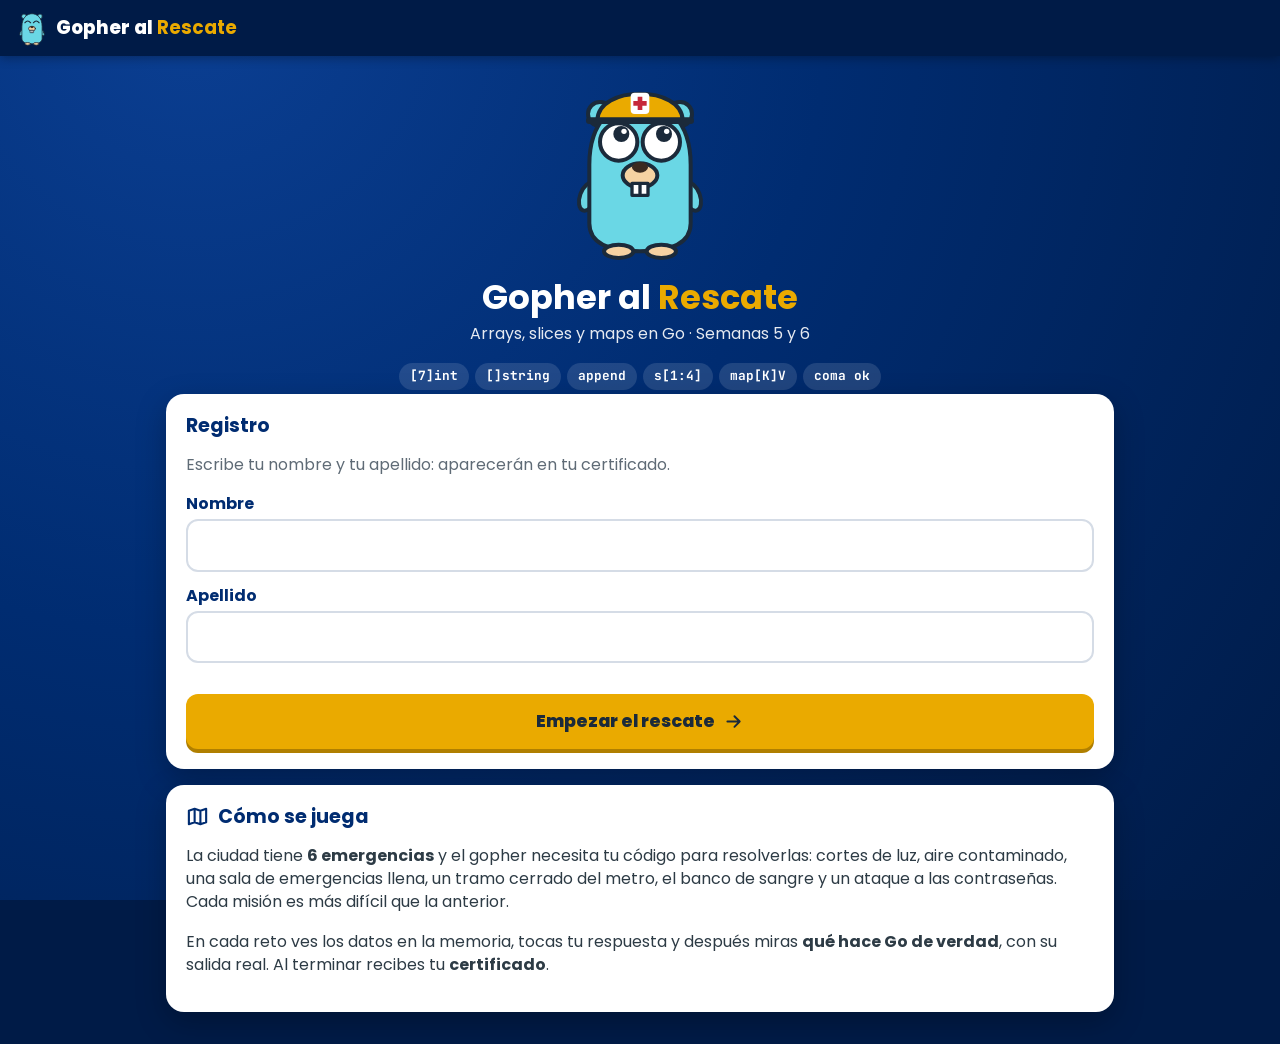
<file: index.html>
<!DOCTYPE html>
<html lang="es">
<head>
<meta charset="utf-8">
<meta name="viewport" content="width=device-width, initial-scale=1">
<meta name="theme-color" content="#002C71">
<title>Gopher al Rescate · Arrays, slices y maps en Go</title>
<meta name="description" content="Juego de las semanas 5 y 6 de Programación Orientada a Objetos (UIDE): arrays, slices y maps en Go en 6 misiones.">
<link rel="icon" href="data:image/svg+xml,%3Csvg xmlns='http://www.w3.org/2000/svg' viewBox='0 0 64 64'%3E%3Cg stroke='%231b2a3a' stroke-width='3'%3E%3Ccircle cx='15' cy='14' r='7' fill='%236AD7E5'/%3E%3Ccircle cx='49' cy='14' r='7' fill='%236AD7E5'/%3E%3Cellipse cx='32' cy='36' rx='25' ry='24' fill='%236AD7E5'/%3E%3Ccircle cx='23' cy='30' r='8' fill='%23fff'/%3E%3Ccircle cx='41' cy='30' r='8' fill='%23fff'/%3E%3Cellipse cx='32' cy='44' rx='7' ry='5' fill='%23F6D2A2'/%3E%3C/g%3E%3Ccircle cx='25' cy='31' r='3.5' fill='%231b2a3a'/%3E%3Ccircle cx='43' cy='31' r='3.5' fill='%231b2a3a'/%3E%3C/svg%3E">
<link rel="preconnect" href="https://fonts.googleapis.com">
<link rel="preconnect" href="https://fonts.gstatic.com" crossorigin>
<link href="https://fonts.googleapis.com/css2?family=Poppins:wght@400;600;700;800&family=JetBrains+Mono:wght@400;700&display=swap" rel="stylesheet">
<link rel="stylesheet" href="estilos.css">
</head>
<body>
<main id="app"><p class="centro">Cargando…</p></main>
<noscript><p class="centro">Este juego necesita JavaScript activado.</p></noscript>
<script src="datos.js"></script>
<script src="arte.js"></script>
<script src="app.js"></script>
</body>
</html>
</file>
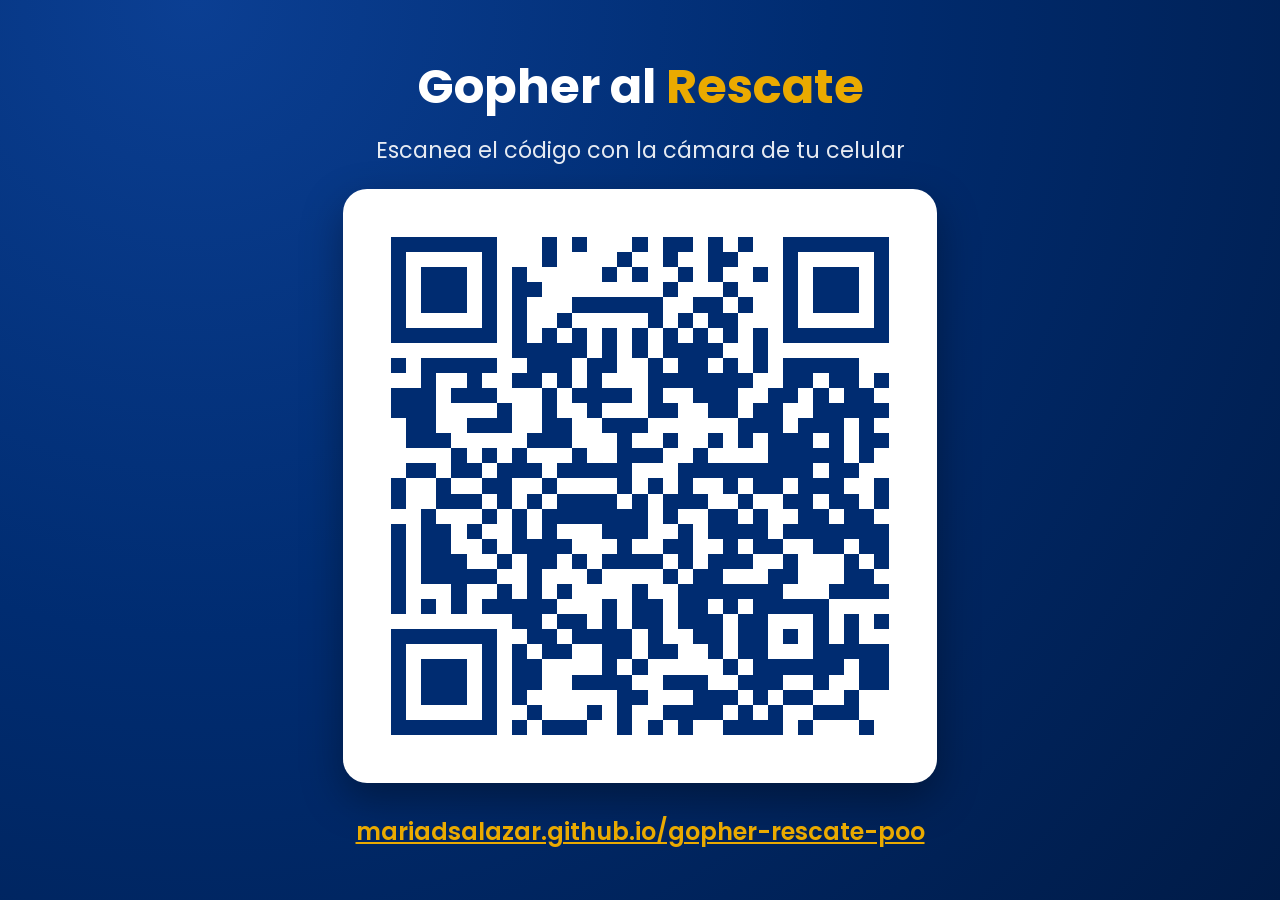
<file: qr.html>
<!DOCTYPE html>
<html lang="es">
<head>
<meta charset="utf-8">
<meta name="viewport" content="width=device-width, initial-scale=1">
<title>Gopher al Rescate · Código QR</title>
<link rel="preconnect" href="https://fonts.googleapis.com">
<link rel="preconnect" href="https://fonts.gstatic.com" crossorigin>
<link href="https://fonts.googleapis.com/css2?family=Poppins:wght@400;600;800&display=swap" rel="stylesheet">
<style>
  html, body { margin: 0; height: 100%; }
  body { font-family: Poppins, system-ui, sans-serif; color: #fff; display: grid; place-items: center; text-align: center;
    background: radial-gradient(circle at 15% 0%, #0b3f93 0%, #002C71 45%, #001B47 100%); }
  h1 { font-size: clamp(1.8rem, 4vw, 3rem); margin: 0 0 .2em; }
  h1 b { color: #EAAA00; }
  p { margin: 0 0 1em; font-size: clamp(1rem, 2vw, 1.4rem); opacity: .9; }
  .qr { background: #fff; border-radius: 24px; padding: 18px; display: inline-block; box-shadow: 0 16px 40px rgba(0,0,0,.35); }
  .qr img { width: min(62vh, 80vw); height: auto; display: block; image-rendering: pixelated; }
  .url { font-weight: 600; color: #EAAA00; font-size: clamp(1rem, 2.2vw, 1.5rem); margin-top: 1em; word-break: break-all; }
  a { color: inherit; }
</style>
</head>
<body>
<div>
  <h1>Gopher al <b>Rescate</b></h1>
  <p>Escanea el código con la cámara de tu celular</p>
  <div class="qr"><img src="qr.png" alt="Código QR del juego Gopher al Rescate"></div>
  <div class="url"><a href="./">mariadsalazar.github.io/gopher-rescate-poo</a></div>
</div>
</body>
</html>
</file>
<file: estilos.css>
/* Gopher al Rescate · paleta UIDE (azul, dorado, magenta) con el celeste de Go */
:root {
  --azul: #002C71; --azul-osc: #001B47; --dorado: #EAAA00; --magenta: #910048; --celeste: #6AD7E5;
  --texto: #2D3B45; --suave: #5f6b76; --bien: #1E9E5A; --mal: #C62839;
  --mono: 'JetBrains Mono', Consolas, monospace;
}
* { box-sizing: border-box; }
html, body { margin: 0; min-height: 100%; }
html { background: var(--azul-osc); }
body {
  font-family: Poppins, system-ui, sans-serif; color: #fff; line-height: 1.45;
  background: radial-gradient(circle at 15% 0%, #0b3f93 0%, var(--azul) 45%, var(--azul-osc) 100%) fixed;
}
h1, h2, h3 { line-height: 1.2; margin: 0 0 .5em; }
h1 { font-size: 1.7rem; }
h2 { font-size: 1.2rem; display: flex; align-items: center; gap: .45em; }
.ic { width: 1.2em; height: 1.2em; vertical-align: -.22em; flex: none; }
.suave { color: var(--suave); }
.centro { text-align: center; }
.oculto { display: none !important; }

.top { display: flex; align-items: center; justify-content: space-between; gap: 10px; padding: 10px 16px; background: #001B47; box-shadow: 0 2px 10px rgba(0, 0, 0, .3); position: sticky; top: 0; z-index: 10; }
.logo { display: flex; align-items: center; gap: 8px; font-weight: 800; font-size: 1.15rem; }
.logo .gopher { width: 32px; }
.logo b { color: var(--dorado); }
.logo span { white-space: nowrap; }
.jugador { font-size: .82rem; text-align: right; opacity: .9; max-width: 52vw; overflow: hidden; text-overflow: ellipsis; white-space: nowrap; }
.jugador b { color: var(--dorado); display: block; overflow: hidden; text-overflow: ellipsis; }
main { padding: 16px; max-width: 980px; margin: 0 auto; }

.card { background: #fff; color: var(--texto); border-radius: 18px; padding: 20px; box-shadow: 0 10px 30px rgba(0, 0, 0, .25); margin-bottom: 16px; }
.card h2 { color: var(--azul); }

.btn {
  font: inherit; font-weight: 800; border: 0; border-radius: 12px; padding: 12px 22px; cursor: pointer;
  background: var(--dorado); color: #1b2a3a; box-shadow: 0 4px 0 #b07f00; transition: transform .08s;
  display: inline-flex; align-items: center; gap: .5em; justify-content: center; text-decoration: none;
}
.btn:active:not(:disabled) { transform: translateY(3px); box-shadow: 0 1px 0 #b07f00; }
.btn:disabled { opacity: .45; cursor: default; }
.btn.sec { background: #fff; color: var(--azul); box-shadow: 0 4px 0 #9aa8bd; }
.btn.azul { background: var(--azul); color: #fff; box-shadow: 0 4px 0 #00163a; }
.btn.grande { width: 100%; font-size: 1.1rem; padding: 15px; }
.fila-btn { display: flex; gap: 10px; flex-wrap: wrap; margin-top: 14px; }
.fila-btn .btn { flex: 1 1 auto; }

/* ---------- inicio ---------- */
.portada { text-align: center; padding-top: 10px; }
.portada .gopher { width: 130px; animation: flota 3s ease-in-out infinite; }
.portada h1 { font-size: 2.1rem; margin: 8px 0 4px; }
.portada h1 b { color: var(--dorado); }
.portada p { margin: 0 0 18px; opacity: .9; }
@keyframes flota { 50% { transform: translateY(-8px); } }
label { display: block; font-weight: 700; margin: 12px 0 4px; color: var(--azul); }
input[type=text] { width: 100%; font: inherit; font-size: 1.05rem; padding: 12px 14px; border: 2px solid #d5dce6; border-radius: 12px; color: var(--texto); }
input[type=text]:focus { outline: none; border-color: var(--dorado); }
.aviso { color: var(--mal); min-height: 1.3em; font-weight: 600; margin: .6em 0 0; }
.chips-niveles { display: flex; flex-wrap: wrap; gap: 6px; justify-content: center; margin: 14px 0 4px; }
.chip { display: inline-flex; align-items: center; gap: 5px; padding: 4px 11px; border-radius: 999px; background: #eef1f6; color: var(--azul); font-size: .8rem; font-weight: 700; font-family: var(--mono); }
.chip.oscuro { background: rgba(255, 255, 255, .12); color: #fff; }

/* ---------- mapa ---------- */
.mapa { display: flex; flex-direction: column; gap: 14px; }
.nodo {
  display: grid; grid-template-columns: 64px 1fr auto; align-items: center; gap: 14px; text-align: left;
  background: #fff; color: var(--texto); border: 0; border-radius: 18px; padding: 14px 16px; font: inherit; cursor: pointer;
  box-shadow: 0 6px 18px rgba(0, 0, 0, .25); transition: transform .12s;
}
.nodo:not(:disabled):hover { transform: translateY(-2px); }
.nodo .medalla { width: 64px; height: 64px; border-radius: 50%; display: grid; place-items: center; background: var(--azul); color: #fff; font-size: 1.6rem; position: relative; }
.nodo .medalla .num { position: absolute; bottom: -4px; right: -4px; background: var(--dorado); color: #1b2a3a; font-size: .75rem; font-weight: 800; border-radius: 999px; padding: 1px 7px; }
.nodo.actual .medalla { background: var(--dorado); color: #1b2a3a; animation: late 1.6s ease-in-out infinite; }
.nodo.hecho .medalla { background: var(--bien); }
.nodo:disabled { opacity: .55; cursor: default; }
.nodo:disabled .medalla { background: #9aa8bd; }
.nodo b { display: block; color: var(--azul); font-size: 1.05rem; }
.nodo small { color: var(--suave); }
.estrellas { display: flex; gap: 2px; color: #d5dce6; font-size: 1.2rem; }
.estrellas .on { color: var(--dorado); }
@keyframes late { 50% { box-shadow: 0 0 0 10px rgba(234, 170, 0, .25); } }
.progreso { height: 10px; border-radius: 99px; background: rgba(255, 255, 255, .18); overflow: hidden; margin: 6px 0 16px; }
.progreso i { display: block; height: 100%; background: var(--dorado); border-radius: 99px; transition: width .5s; }

/* ---------- intro de misión ---------- */
.globo { display: grid; grid-template-columns: 90px 1fr; gap: 12px; align-items: center; margin-bottom: 14px; }
.globo .gopher { width: 90px; }
.globo .texto { background: #fff; color: var(--texto); border-radius: 16px; padding: 14px 16px; position: relative; font-weight: 600; }
.globo .texto::before { content: ""; position: absolute; left: -10px; top: 26px; border: 10px solid transparent; border-right-color: #fff; border-left: 0; }
.caso { display: flex; align-items: center; gap: 12px; background: #f3f6fb; border-radius: 14px; padding: 12px 14px; margin-bottom: 12px; }
.caso > .ic { width: 2em; height: 2em; color: var(--magenta); }
.caso b { color: var(--azul); display: block; }

/* ---------- memoria: casillas y pares ---------- */
.memoria { background: #0f1d33; border-radius: 14px; padding: 12px; color: #e6edf7; }
.mem-cab { display: flex; flex-wrap: wrap; align-items: baseline; gap: 4px 10px; margin-bottom: 10px; font-size: .8rem; color: #9fb0c8; }
.mem-cab code { font: 700 1rem var(--mono); color: #fff; }
.mem-cab .tipo { font: 700 .85rem var(--mono); color: var(--celeste); }
.casillas { display: flex; flex-wrap: wrap; gap: 6px; }
.casilla {
  font: inherit; color: inherit; flex: 1 1 auto; min-width: 46px; max-width: 150px; display: flex; flex-direction: column; align-items: center; gap: 2px;
  background: #18304f; border: 2px solid #2f4d75; border-radius: 10px; padding: 6px 6px 7px; text-align: center;
}
.casilla .idx { font: 700 .72rem var(--mono); color: var(--dorado); }
.casilla .val { font: 700 1.05rem var(--mono); color: #fff; line-height: 1.2; }
.casilla .et { font-size: .7rem; color: #9fb0c8; }
button.casilla { cursor: pointer; transition: transform .1s, border-color .15s, background .15s; }
button.casilla:hover:not(:disabled) { transform: translateY(-2px); border-color: var(--dorado); }
button.casilla:disabled { cursor: default; }
.casilla.sel { background: #3a3110; border-color: var(--dorado); }
.casilla.ok { background: #124a32; border-color: #34c27a; }
.casilla.no { background: #5a1822; border-color: #ff6b7d; }
.casilla.nuevo { border-color: #34c27a; background: #124a32; animation: cae-casilla .5s ease-out both; animation-delay: var(--d); }
.casilla.cambio { border-color: var(--dorado); background: #3a3110; animation: late-casilla 1s ease-in-out 2; }
@keyframes cae-casilla { from { opacity: 0; transform: translateY(-14px) scale(.9); } }
@keyframes late-casilla { 50% { transform: scale(1.07); } }
.pares { display: grid; grid-template-columns: repeat(auto-fill, minmax(150px, 1fr)); gap: 6px; }
.par { display: flex; align-items: center; gap: 8px; background: #18304f; border: 2px solid #2f4d75; border-radius: 10px; padding: 7px 10px; font: 700 .95rem var(--mono); flex-wrap: wrap; }
.par .k { color: #9fe0a6; }
.par .fl { color: #9fb0c8; }
.par .v { color: #fff; }
.par small { font: 700 .7rem Poppins, sans-serif; color: #ff6b7d; margin-left: auto; }
.par.fuera { opacity: .55; border-style: dashed; border-color: #ff6b7d; }
.par.fuera .k, .par.fuera .v { text-decoration: line-through; }
.par.cambio { border-color: var(--dorado); background: #3a3110; }
.par.nuevo { border-color: #34c27a; background: #124a32; }
.memoria .leyenda { font-size: .75rem; color: #9fb0c8; margin: 8px 0 0; }
.instruccion { font-weight: 700; color: var(--magenta); margin: 12px 0 8px; }

/* ---------- reto ---------- */
.cabeza-reto { display: flex; align-items: center; justify-content: space-between; gap: 10px; margin-bottom: 12px; flex-wrap: wrap; }
.puntos { display: flex; gap: 6px; }
.puntos i { width: 12px; height: 12px; border-radius: 50%; background: rgba(255, 255, 255, .25); }
.puntos i.ok { background: var(--bien); }
.puntos i.no { background: var(--mal); }
.puntos i.ahora { background: var(--dorado); }
.pregunta { font-size: 1.15rem; font-weight: 800; color: var(--azul); margin: 0 0 12px; }
.opciones { display: grid; grid-template-columns: repeat(auto-fit, minmax(170px, 1fr)); gap: 10px; margin-top: 12px; }
.op {
  font: inherit; font-weight: 700; font-size: 1.05rem; padding: 14px 12px; border-radius: 14px; border: 2px solid #d5dce6;
  background: #fff; color: var(--azul); cursor: pointer; transition: transform .1s, background .2s, border-color .2s; text-align: center;
}
.op:hover:not(:disabled) { transform: translateY(-2px); border-color: var(--dorado); }
.op.cod { font-family: var(--mono); font-size: .95rem; overflow-wrap: anywhere; }
.op.ok { background: #e6f6ec; border-color: var(--bien); color: #146b3d; }
.op.no { background: #fdecee; border-color: var(--mal); color: var(--mal); }
.op:disabled { cursor: default; }

pre.go { margin: 0; background: #0f1d33; color: #e6edf7; border-radius: 12px; padding: 12px 14px; font: .9rem/1.55 var(--mono); overflow-x: auto; white-space: pre; tab-size: 4; }
pre.go .base, .linea.base { opacity: .55; }
.k { color: #7fb4ff; font-weight: 700; }
.f { color: #ffcb4d; font-weight: 700; }
.t { color: var(--celeste); }
.s { color: #9fe0a6; }
.n { color: #f7a8c8; }
.lineas { background: #0f1d33; border-radius: 12px; padding: 8px; display: flex; flex-direction: column; gap: 4px; }
.linea { font: .92rem/1.4 var(--mono); color: #e6edf7; background: rgba(255, 255, 255, .05); border: 2px solid transparent; border-radius: 8px; padding: 9px 12px; text-align: left; cursor: pointer; white-space: pre; overflow-x: auto; tab-size: 4; }
.linea.base { cursor: default; background: none; }
button.linea:hover:not(:disabled) { border-color: var(--dorado); }
.linea.ok { border-color: var(--bien); background: rgba(30, 158, 90, .25); }
.linea.no { border-color: var(--mal); background: rgba(198, 40, 57, .3); }
.linea:disabled { cursor: default; }
.msg { font: .85rem/1.45 var(--mono); color: var(--mal); background: #fdecee; border-radius: 10px; padding: 10px 12px; white-space: pre-wrap; }
.terminal { margin-top: 12px; border-radius: 12px; overflow: hidden; border: 2px solid #1E9E5A; }
.term-cab { background: #1E9E5A; color: #fff; font-weight: 700; font-size: .82rem; padding: 6px 12px; display: flex; align-items: center; gap: 6px; }
.terminal pre { margin: 0; background: #0b1424; color: #b8f5cf; font: .95rem/1.5 var(--mono); padding: 10px 14px; white-space: pre-wrap; overflow-wrap: anywhere; }
.sub { font-size: .95rem; color: var(--azul); margin: 14px 0 6px; display: flex; align-items: center; gap: 6px; }

.clasif { display: flex; flex-direction: column; gap: 10px; }
.cond { display: grid; grid-template-columns: 1fr auto; gap: 10px; align-items: center; background: #f7f9fc; border-radius: 12px; padding: 10px 12px; }
.cond > span { font-weight: 700; color: var(--azul); }
.cond .dos { display: flex; gap: 6px; }
.cond button { font: 800 .85rem var(--mono); border: 2px solid #c9d3e0; background: #fff; border-radius: 10px; padding: 8px 10px; cursor: pointer; color: var(--azul); }
.cond button.on { background: var(--azul); color: #fff; border-color: var(--azul); }
.cond button.ok { background: var(--bien); color: #fff; border-color: var(--bien); }
.cond button.no { background: var(--mal); color: #fff; border-color: var(--mal); }
.cond .porque { grid-column: 1 / -1; font-size: .85rem; color: var(--suave); }

/* ---------- retroalimentación ---------- */
.retro { display: grid; grid-template-columns: 120px 1fr; gap: 14px; align-items: center; border-radius: 16px; padding: 14px; margin-top: 14px; animation: entra .35s ease-out; }
.retro.ok { background: #e6f6ec; }
.retro.no { background: #fdecee; }
.retro .gopher, .retro .sticker { width: 120px; }
.retro h3 { margin: 0 0 4px; font-size: 1.2rem; }
.retro.ok h3 { color: #146b3d; }
.retro.no h3 { color: var(--mal); }
.retro p { margin: 0 0 6px; }
@keyframes entra { from { opacity: 0; transform: translateY(10px) scale(.98); } }
.paso-a-paso { margin-top: 14px; border-top: 2px dashed #e1e7ef; padding-top: 14px; }
.paso-a-paso .memoria { margin-top: 4px; }

/* ---------- retroalimentación en ventana superpuesta (<dialog>) ---------- */
html:has(dialog[open]) { overflow: hidden; }
#dlg {
  padding: 0; border: 0; border-radius: 20px; background: #fff; color: var(--texto); overflow: hidden;
  width: min(920px, calc(100vw - 32px)); max-width: none;
  max-height: calc(100vh - 32px); max-height: calc(100dvh - 32px); box-shadow: 0 24px 70px rgba(0, 0, 0, .5);
}
#dlg[open] { display: flex; flex-direction: column; animation: aparece .3s ease-out; }
#dlg::backdrop { background: rgba(0, 18, 46, .72); backdrop-filter: blur(3px); }
@keyframes aparece { from { opacity: 0; transform: translateY(28px) scale(.97); } }
.dlg-cuerpo { flex: 1 1 auto; overflow-y: auto; overscroll-behavior: contain; padding: 18px 20px 8px; }
.dlg-cuerpo .retro { margin-top: 0; }
.dlg-cuerpo h2 { color: var(--azul); }
.dlg-pie { flex: none; display: flex; gap: 10px; padding: 12px 20px; border-top: 1px solid #e3e8ef; background: #f7f9fc; }
.dlg-pie .btn.grande { flex: 1; width: auto; }
/* en celular: hoja que sube desde abajo */
@media (max-width: 600px) {
  #dlg { width: 100%; margin: auto 0 0; border-radius: 22px 22px 0 0; max-height: calc(100vh - 36px); max-height: calc(100dvh - 36px); }
  #dlg[open] { animation: sube .3s ease-out; }
  .dlg-cuerpo { padding: 16px 12px 8px; }
  .dlg-pie { padding: 10px 12px calc(10px + env(safe-area-inset-bottom)); }
  .dlg-pie .btn { padding: 13px 14px; font-size: 1rem; }
}
@keyframes sube { from { transform: translateY(100%); } }

/* ---------- fin de misión y certificado ---------- */
.fin { text-align: center; }
.fin .gopher { width: 140px; }
.fin .estrellas { justify-content: center; font-size: 2.4rem; margin: 8px 0; }
.confeti { position: fixed; inset: 0; pointer-events: none; overflow: hidden; z-index: 50; }
.confeti i { position: absolute; top: -20px; width: 10px; height: 16px; border-radius: 3px; animation: cae linear forwards; }
@keyframes cae { to { transform: translateY(110vh) rotate(720deg); } }
.cert { width: 100%; border-radius: 10px; box-shadow: 0 10px 30px rgba(0, 0, 0, .35); background: #fff; display: block; }

@media (min-width: 760px) {
  .reto-cuerpo { display: grid; grid-template-columns: 1fr 1.2fr; gap: 16px; align-items: start; }
  .reto-cuerpo > div { min-width: 0; }
  .portada .gopher { width: 160px; }
}
/* código sin ligaduras: que >= y != se vean como se escriben (el atajo font: las reactivaría) */
* { font-variant-ligatures: none !important; font-feature-settings: "liga" 0, "calt" 0 !important; }
@media (prefers-reduced-motion: reduce) {
  *, *::before, *::after, #dlg[open] { animation: none !important; transition: none !important; }
}
@media (max-width: 480px) {
  main { padding: 12px; }
  .card { padding: 14px; }
  .pregunta { font-size: 1.05rem; }
  pre.go, .linea { font-size: .8rem; }
  .casillas { gap: 4px; }
  .casilla { min-width: 38px; padding: 5px 3px 6px; }
  .casilla .val { font-size: .9rem; }
  .cond { grid-template-columns: 1fr; }
  .retro { grid-template-columns: 84px 1fr; gap: 10px; }
  .retro .gopher, .retro .sticker { width: 84px; }
}
</file>
